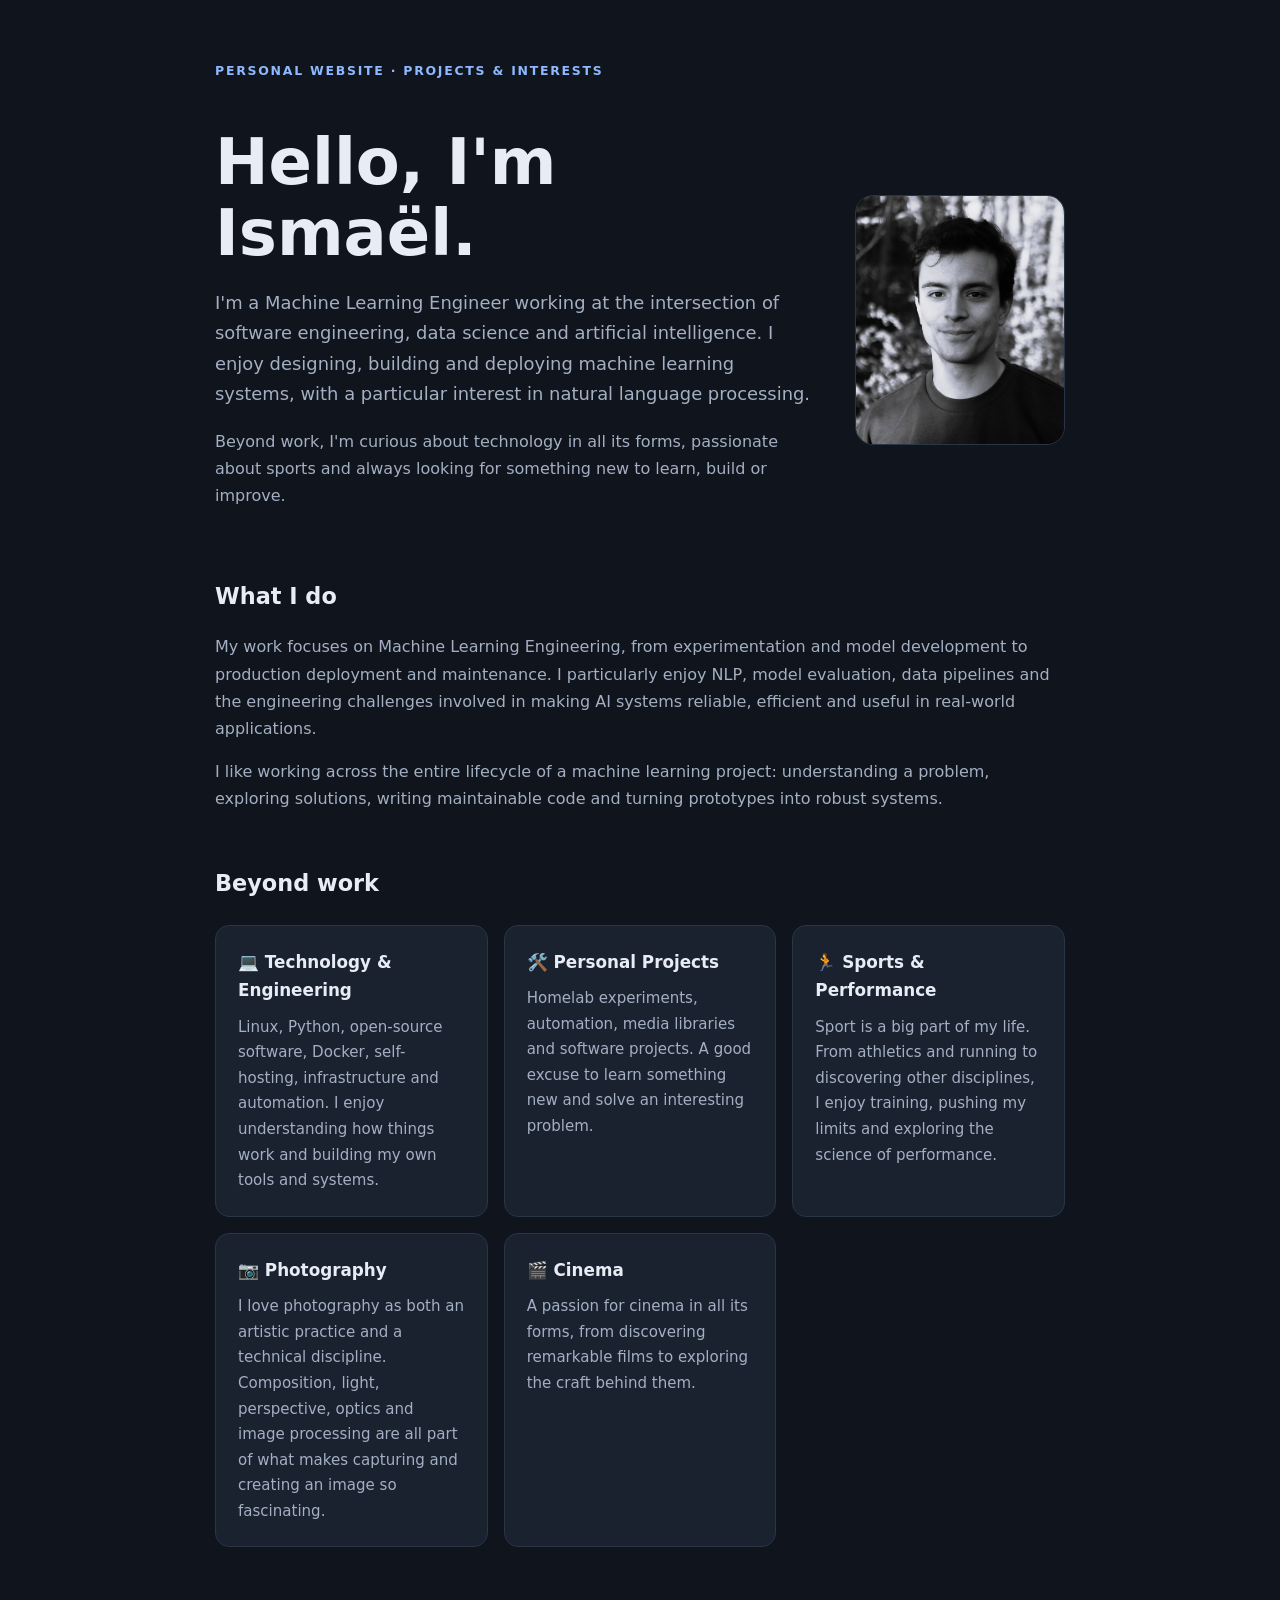
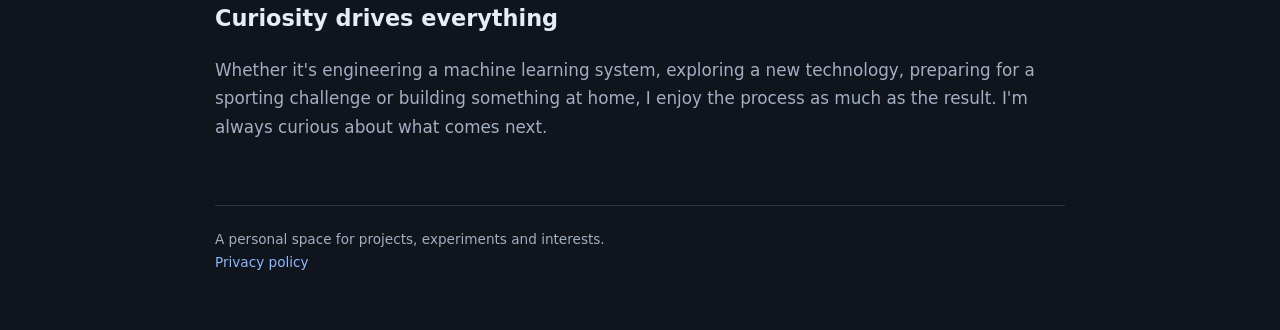
<file: index.html>
<!DOCTYPE html>
<html lang="en">
<head>
    <meta charset="UTF-8">
    <meta name="viewport" content="width=device-width, initial-scale=1.0">
    <meta name="description" content="Ismaël — Machine Learning Engineer, technology enthusiast and sports enthusiast.">
    <title>Ismaël — Personal Website</title>

    <style>
        :root {
            color-scheme: dark;
            --background: #10141c;
            --surface: #1a2230;
            --text: #e8edf5;
            --muted: #a3afc2;
            --accent: #8eb8ff;
            --border: #2a3546;
        }

        * {
            box-sizing: border-box;
        }

        body {
            margin: 0;
            padding: 56px 24px;
            background: var(--background);
            color: var(--text);
            font-family: system-ui, -apple-system, sans-serif;
            line-height: 1.7;
        }

        main {
            max-width: 850px;
            margin: 0 auto;
        }

        .eyebrow {
            color: var(--accent);
            text-transform: uppercase;
            letter-spacing: 0.14em;
            font-size: 0.78rem;
            font-weight: 700;
        }

        h1 {
            font-size: clamp(2.6rem, 7vw, 4rem);
            line-height: 1.1;
            margin: 12px 0 20px;
        }

        h2 {
            font-size: 1.4rem;
            margin-top: 52px;
            margin-bottom: 18px;
        }

        p {
            color: var(--muted);
        }

        .hero {
            display: flex;
            align-items: center;
            gap: 42px;
            margin: 32px 0 44px;
        }

        .hero-content {
            flex: 1;
        }

        .hero-image {
            width: 210px;
            height: 250px;
            flex-shrink: 0;
            object-fit: cover;
            border-radius: 18px;
            border: 1px solid var(--border);
        }

        .intro {
            font-size: 1.12rem;
            max-width: 610px;
        }

        .interests {
            display: grid;
            grid-template-columns: repeat(auto-fit, minmax(220px, 1fr));
            gap: 16px;
            margin-top: 22px;
        }

        .interest {
            background: var(--surface);
            border: 1px solid var(--border);
            border-radius: 14px;
            padding: 22px;
        }

        .interest h3 {
            margin: 0 0 10px;
            font-size: 1.05rem;
        }

        .interest p {
            margin: 0;
            font-size: 0.94rem;
        }

        .closing {
            font-size: 1.05rem;
        }

        footer {
            margin-top: 64px;
            padding-top: 22px;
            border-top: 1px solid var(--border);
            color: var(--muted);
            font-size: 0.85rem;
        }

        a {
            color: var(--accent);
            text-decoration: none;
        }

        a:hover {
            text-decoration: underline;
        }

        @media (max-width: 600px) {
            body {
                padding: 32px 20px;
            }

            .hero {
                flex-direction: column-reverse;
                align-items: flex-start;
                gap: 24px;
            }

            .hero-image {
                width: 160px;
                height: 190px;
            }
        }
    </style>
</head>

<body>
<main>
    <span class="eyebrow">Personal website · Projects & interests</span>

    <section class="hero">
        <div class="hero-content">
            <h1>Hello, I'm Ismaël.</h1>

            <p class="intro">
                I'm a Machine Learning Engineer working at the intersection
                of software engineering, data science and artificial
                intelligence. I enjoy designing, building and deploying
                machine learning systems, with a particular interest in
                natural language processing.
            </p>

            <p>
                Beyond work, I'm curious about technology in all its forms,
                passionate about sports and always looking for something
                new to learn, build or improve.
            </p>
        </div>

        <img
            class="hero-image"
            src="assets/profile.jpg"
            alt="Portrait of Ismaël"
        >
    </section>

    <h2>What I do</h2>

    <p>
        My work focuses on Machine Learning Engineering, from experimentation
        and model development to production deployment and maintenance.
        I particularly enjoy NLP, model evaluation, data pipelines and
        the engineering challenges involved in making AI systems reliable,
        efficient and useful in real-world applications.
    </p>

    <p>
        I like working across the entire lifecycle of a machine learning
        project: understanding a problem, exploring solutions, writing
        maintainable code and turning prototypes into robust systems.
    </p>

    <h2>Beyond work</h2>

    <div class="interests">
        <section class="interest">
            <h3>💻 Technology & Engineering</h3>
            <p>
                Linux, Python, open-source software, Docker, self-hosting,
                infrastructure and automation. I enjoy understanding
                how things work and building my own tools and systems.
            </p>
        </section>

        <section class="interest">
            <h3>🛠️ Personal Projects</h3>
            <p>
                Homelab experiments, automation, media libraries and
                software projects. A good excuse to learn something
                new and solve an interesting problem.
            </p>
        </section>

        <section class="interest">
            <h3>🏃 Sports & Performance</h3>
            <p>
                Sport is a big part of my life. From athletics and running
                to discovering other disciplines, I enjoy training,
                pushing my limits and exploring the science of performance.
            </p>
        </section>

        <section class="interest">
          <h3>📷 Photography</h3>
          <p>
              I love photography as both an artistic practice and a
              technical discipline. Composition, light, perspective,
              optics and image processing are all part of what makes
              capturing and creating an image so fascinating.
          </p>
        </section>

        <section class="interest">
          <h3>🎬 Cinema</h3>
          <p>
              A passion for cinema in all its forms, from discovering remarkable films to exploring the craft behind them.
          </p>
        </section>

    </div>

    <h2>Curiosity drives everything</h2>

    <p class="closing">
        Whether it's engineering a machine learning system, exploring
        a new technology, preparing for a sporting challenge or building
        something at home, I enjoy the process as much as the result.
        I'm always curious about what comes next.
    </p>

    <footer>
        A personal space for projects, experiments and interests.
        <br>
        <a href="/privacy/homeserver-security-alerts.html">
            Privacy policy
        </a>
    </footer>
</main>
</body>
</html>
</file>
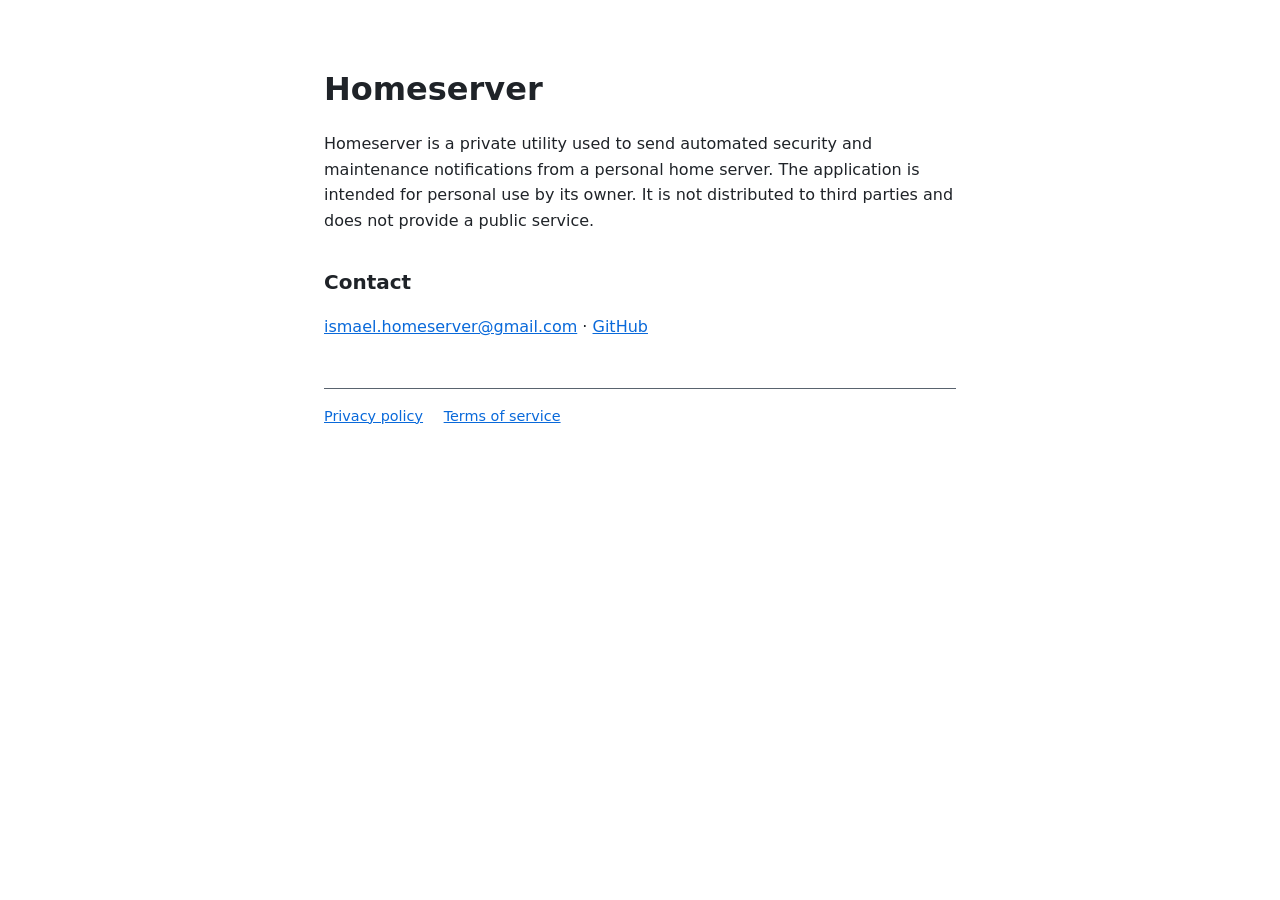
<file: projects/homeserver/homeserver.html>
<!doctype html>
<html lang="fr">
<head>
  <meta charset="utf-8">
  <meta name="viewport" content="width=device-width, initial-scale=1">
  <title>Homeserver</title>
  <meta name="description" content="Homeserver">
  <link rel="stylesheet" href="style.css">
</head>
<body>
  <main>
    <h1>Homeserver</h1>
    <p>
        Homeserver is a private utility used to send automated security and maintenance notifications from a personal home server.
        The application is intended for personal use by its owner. It is not distributed to third parties and does not provide a public service.
    </p>
    

    <h2>Contact</h2>
    <p>
      <a href="mailto:ismael.homeserver@gmail.com">ismael.homeserver@gmail.com</a> ·
      <a href="https://github.com/ismaelbonneau">GitHub</a>
    </p>

    <footer>
      <a href="privacy.html">Privacy policy</a>
      <a href="terms.html">Terms of service</a>
    </footer>
  </main>
</body>
</html>
</file>
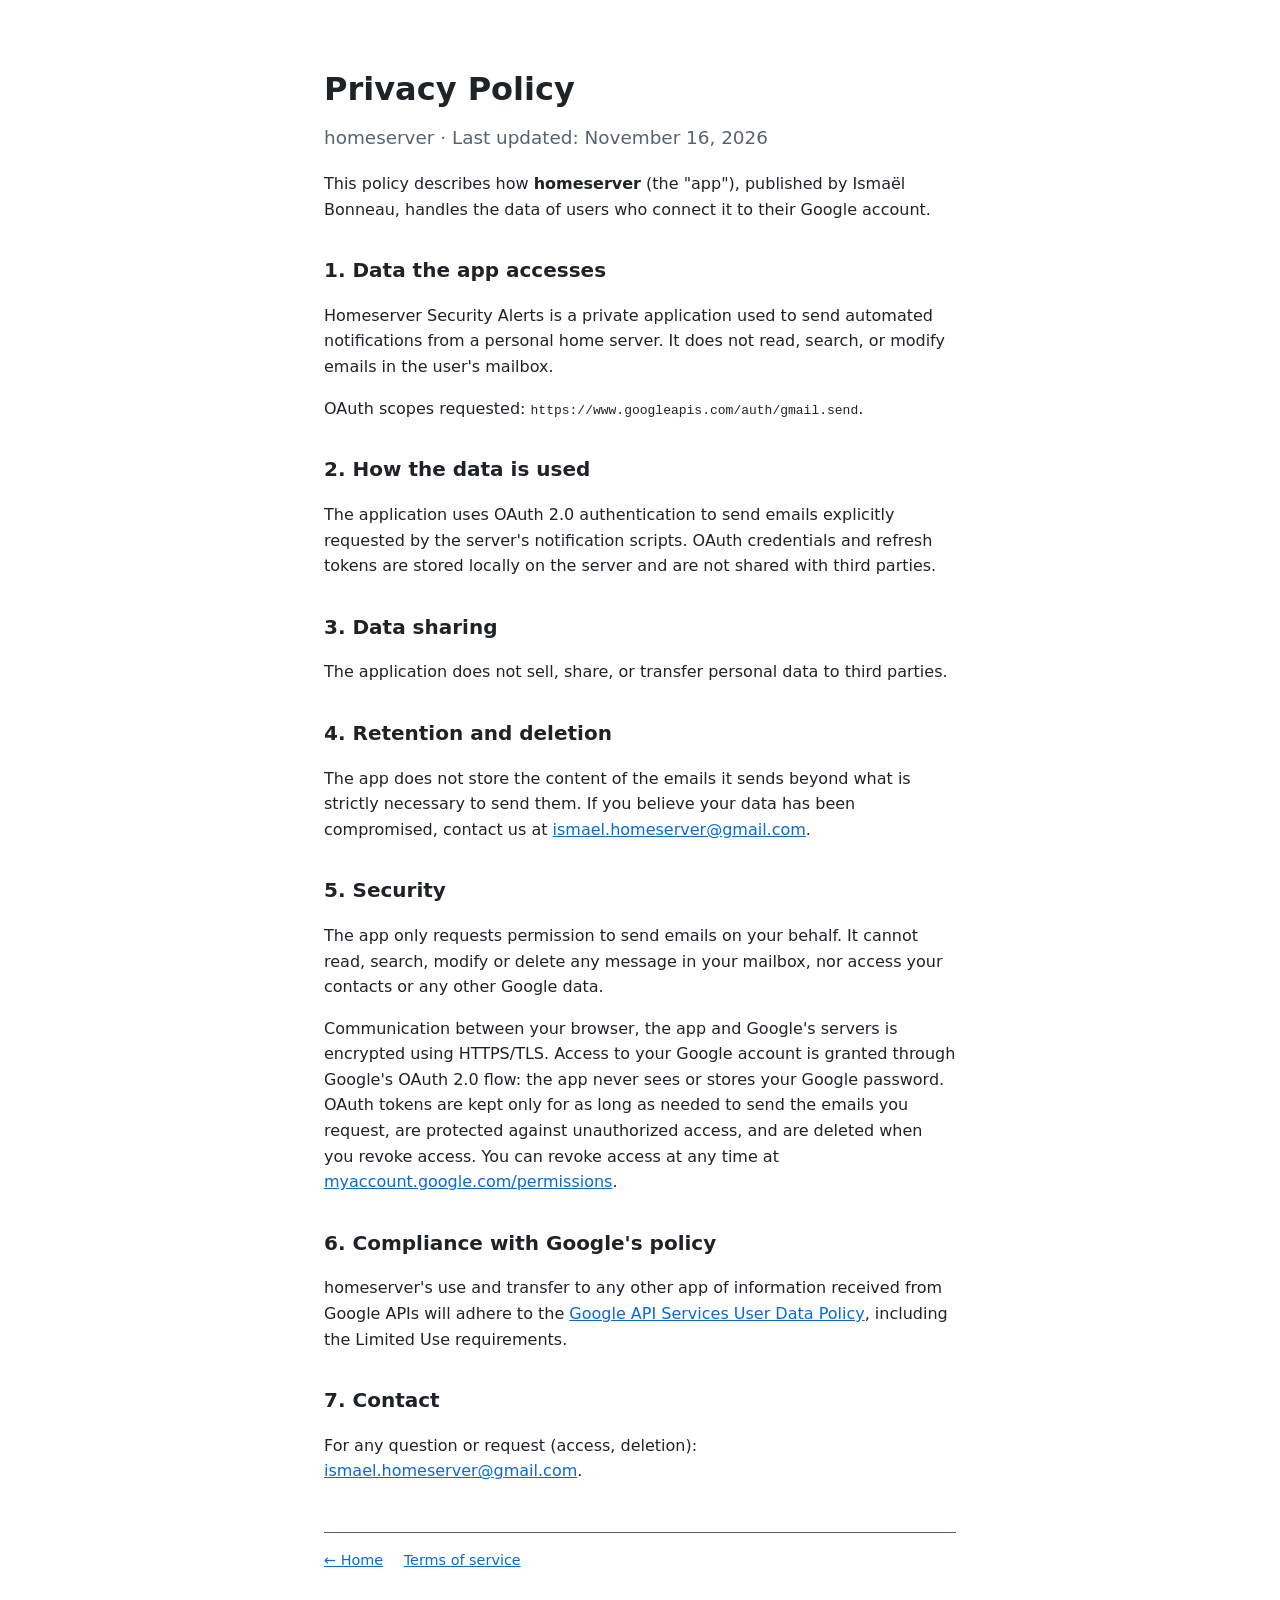
<file: projects/homeserver/privacy.html>
<!doctype html>
<html lang="en">
<head>
  <meta charset="utf-8">
  <meta name="viewport" content="width=device-width, initial-scale=1">
  <title>Privacy Policy – homeserver</title>
  <meta name="robots" content="index, follow">
  <link rel="stylesheet" href="style.css">
</head>
<body>
  <main>
    <h1>Privacy Policy</h1>
    <p class="lead">homeserver · Last updated: November 16, 2026</p>

    <p>
      This policy describes how <strong>homeserver</strong> (the "app"), published by
      Ismaël Bonneau, handles the data of users who connect it to their Google account.
    </p>

    <h2>1. Data the app accesses</h2>
    <p>
      Homeserver Security Alerts is a private application used to send automated notifications from a personal home server.
      It does not read, search, or modify emails in the user's mailbox.
    </p>
    <p>
      OAuth scopes requested:
      <code>https://www.googleapis.com/auth/gmail.send</code>.
    </p>

    <h2>2. How the data is used</h2>
    <p>
      The application uses OAuth 2.0 authentication to send emails explicitly requested by the server's notification scripts. 
      OAuth credentials and refresh tokens are stored locally on the server and are not shared with third parties.
    </p>

    <h2>3. Data sharing</h2>
    <p>
      The application does not sell, share, or transfer personal data to third parties.
    </p>

    <h2>4. Retention and deletion</h2>
    <p>
        The app does not store the content of the emails it sends beyond what is
        strictly necessary to send them. If you believe your data has been compromised,
        contact us at <a href="mailto:ismael.homeserver@gmail.com">ismael.homeserver@gmail.com</a>.
    </p>

    <h2>5. Security</h2>
    <p>
        The app only requests permission to send emails on your behalf. It cannot read,
        search, modify or delete any message in your mailbox, nor access your contacts or
        any other Google data.
    </p>
    <p>
        Communication between your browser, the app and Google's servers is encrypted
        using HTTPS/TLS. Access to your Google account is granted through Google's OAuth 2.0
        flow: the app never sees or stores your Google password. OAuth tokens are kept
        only for as long as needed to send the emails you request, are protected against
        unauthorized access, and are deleted when you revoke access. You can revoke access
        at any time at
        <a href="https://myaccount.google.com/permissions">myaccount.google.com/permissions</a>.
    </p>

    <h2>6. Compliance with Google's policy</h2>
    <p>
      homeserver's use and transfer to any other app of information received from Google
      APIs will adhere to the
      <a href="https://developers.google.com/terms/api-services-user-data-policy">Google API Services User Data Policy</a>,
      including the Limited Use requirements.
    </p>

    <h2>7. Contact</h2>
    <p>
      For any question or request (access, deletion):
      <a href="mailto:ismael.homeserver@gmail.com">ismael.homeserver@gmail.com</a>.
    </p>

    <footer>
      <a href="homeserver.html">← Home</a>
      <a href="terms.html">Terms of service</a>
    </footer>
  </main>
</body>
</html>
</file>
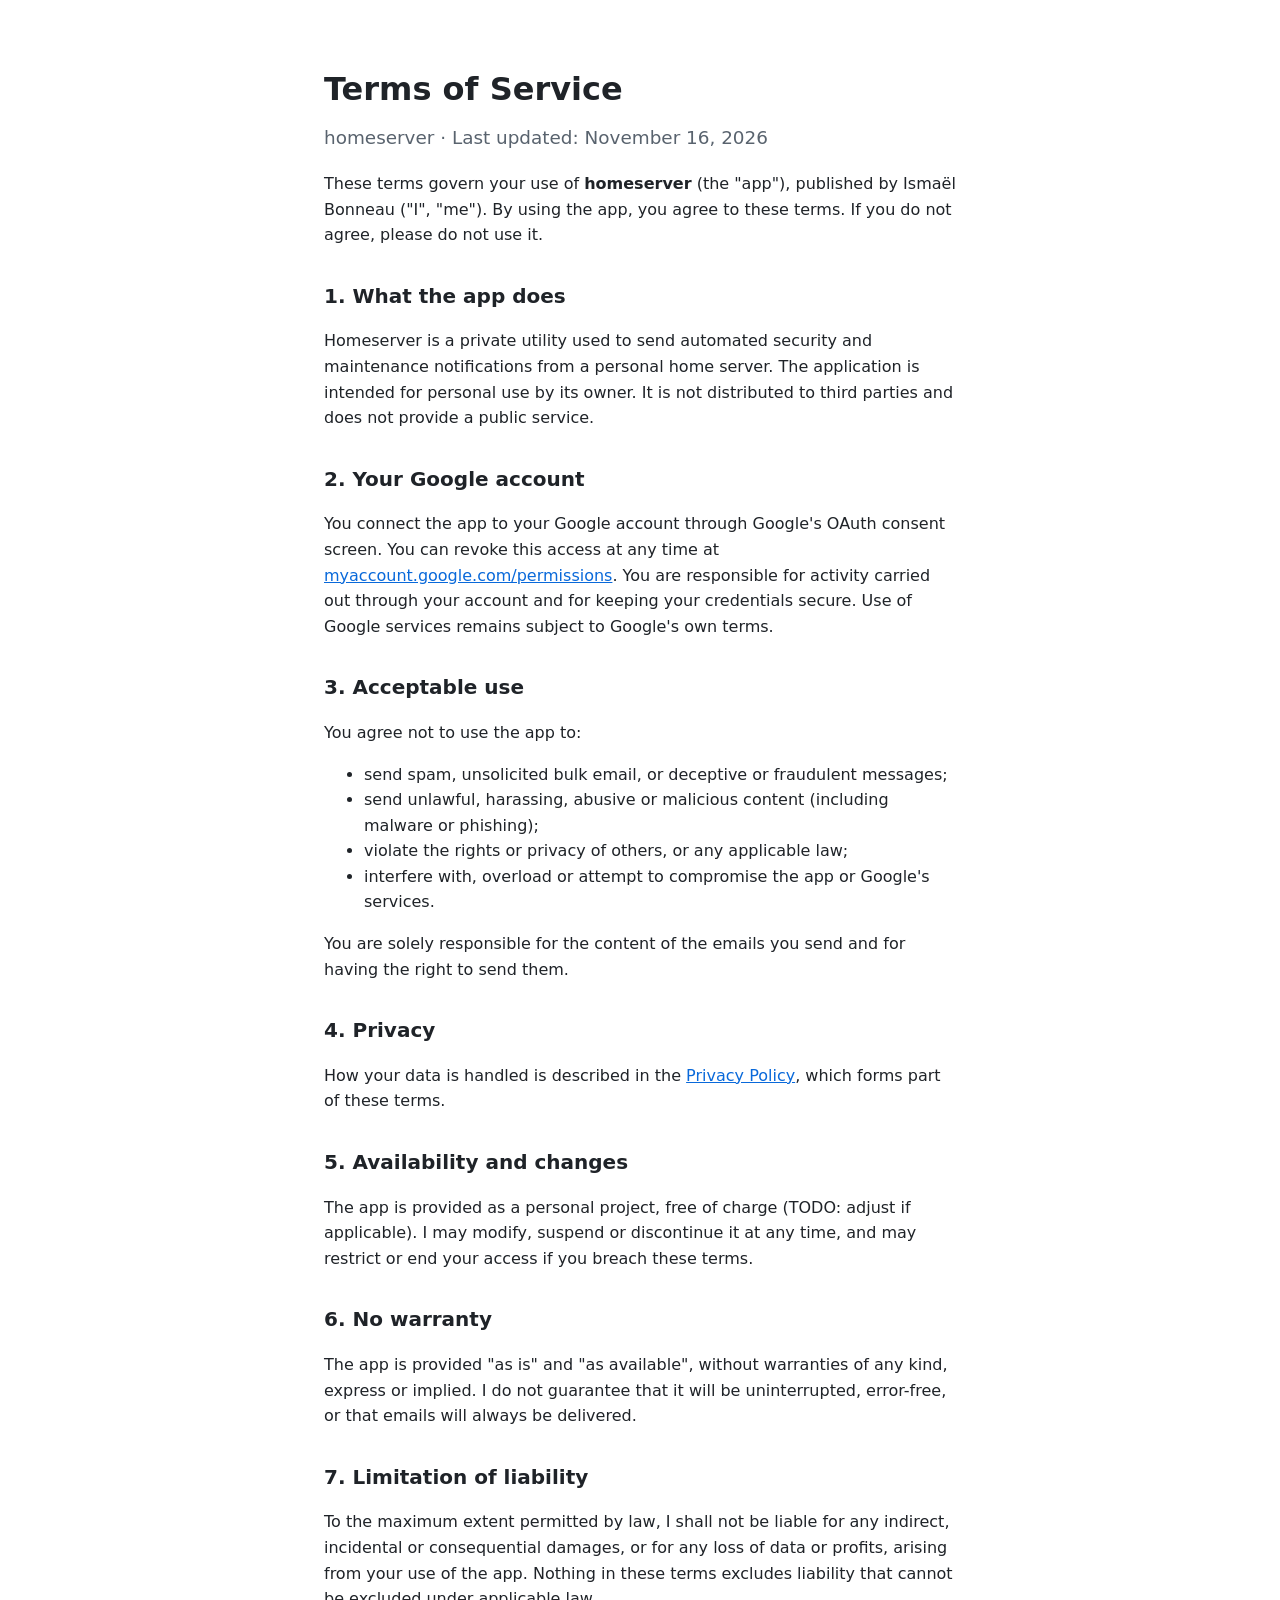
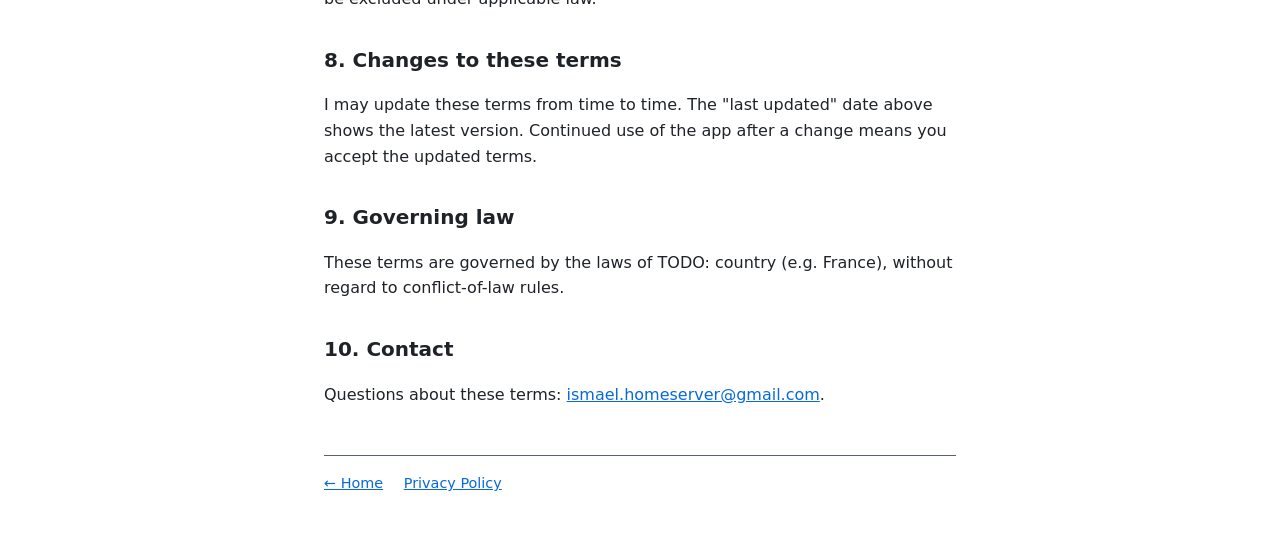
<file: projects/homeserver/terms.html>
<!doctype html>
<html lang="en">
<head>
  <meta charset="utf-8">
  <meta name="viewport" content="width=device-width, initial-scale=1">
  <title>Terms of Service – homeserver</title>
  <meta name="robots" content="index, follow">
  <link rel="stylesheet" href="style.css">
</head>
<body>
  <main>
    <h1>Terms of Service</h1>
    <p class="lead">homeserver · Last updated: November 16, 2026</p>

    <p>
      These terms govern your use of <strong>homeserver</strong> (the "app"), published by
      Ismaël Bonneau ("I", "me"). By using the app, you agree to these terms. If you do
      not agree, please do not use it.
    </p>

    <h2>1. What the app does</h2>
    <p>
Homeserver is a private utility used to send automated security and maintenance notifications from a personal home server.
        The application is intended for personal use by its owner. It is not distributed to third parties and does not provide a public service.
    </p>

    <h2>2. Your Google account</h2>
    <p>
      You connect the app to your Google account through Google's OAuth consent
      screen. You can revoke this access at any time at
      <a href="https://myaccount.google.com/permissions">myaccount.google.com/permissions</a>.
      You are responsible for activity carried out through your account and for keeping
      your credentials secure. Use of Google services remains subject to Google's own
      terms.
    </p>

    <h2>3. Acceptable use</h2>
    <p>You agree not to use the app to:</p>
    <ul>
      <li>send spam, unsolicited bulk email, or deceptive or fraudulent messages;</li>
      <li>send unlawful, harassing, abusive or malicious content (including malware or phishing);</li>
      <li>violate the rights or privacy of others, or any applicable law;</li>
      <li>interfere with, overload or attempt to compromise the app or Google's services.</li>
    </ul>
    <p>
      You are solely responsible for the content of the emails you send and for having
      the right to send them.
    </p>

    <h2>4. Privacy</h2>
    <p>
      How your data is handled is described in the
      <a href="privacy.html">Privacy Policy</a>, which forms part of these terms.
    </p>

    <h2>5. Availability and changes</h2>
    <p>
      The app is provided as a personal project, free of charge (TODO: adjust if
      applicable). I may modify, suspend or discontinue it at any time, and may
      restrict or end your access if you breach these terms.
    </p>

    <h2>6. No warranty</h2>
    <p>
      The app is provided "as is" and "as available", without warranties of any kind,
      express or implied. I do not guarantee that it will be uninterrupted, error-free,
      or that emails will always be delivered.
    </p>

    <h2>7. Limitation of liability</h2>
    <p>
      To the maximum extent permitted by law, I shall not be liable for any indirect,
      incidental or consequential damages, or for any loss of data or profits, arising
      from your use of the app. Nothing in these terms excludes liability that cannot
      be excluded under applicable law.
    </p>

    <h2>8. Changes to these terms</h2>
    <p>
      I may update these terms from time to time. The "last updated" date above shows
      the latest version. Continued use of the app after a change means you accept the
      updated terms.
    </p>

    <h2>9. Governing law</h2>
    <p>
      These terms are governed by the laws of TODO: country (e.g. France), without
      regard to conflict-of-law rules.
    </p>

    <h2>10. Contact</h2>
    <p>
      Questions about these terms:
      <a href="mailto:ismael.homeserver@gmail.com">ismael.homeserver@gmail.com</a>.
    </p>

    <footer>
      <a href="homeserver.html">← Home</a>
      <a href="privacy.html">Privacy Policy</a>
    </footer>
  </main>
</body>
</html>
</file>
<file: projects/homeserver/style.css>
:root {
  --bg: #ffffff;
  --fg: #1f2328;
  --muted: #59636e;
  --accent: #0969da;
}

@media (prefers-color-scheme: dark) {
  :root {
    --bg: #0d1117;
    --fg: #e6edf3;
    --muted: #9198a1;
    --accent: #4493f8;
  }
}

* { box-sizing: border-box; }

body {
  margin: 0;
  background: var(--bg);
  color: var(--fg);
  font-family: system-ui, -apple-system, "Segoe UI", Roboto, sans-serif;
  line-height: 1.6;
}

main {
  max-width: 42rem;
  margin: 0 auto;
  padding: 4rem 1.25rem;
}

h1 { font-size: 2rem; margin: 0 0 0.5rem; }
h2 { font-size: 1.25rem; margin-top: 2rem; }

.lead { color: var(--muted); font-size: 1.15rem; margin-top: 0; }

a { color: var(--accent); }

footer {
  margin-top: 3rem;
  padding-top: 1rem;
  border-top: 1px solid var(--muted);
  color: var(--muted);
  font-size: 0.9rem;
}

footer a { margin-right: 1rem; }
</file>
